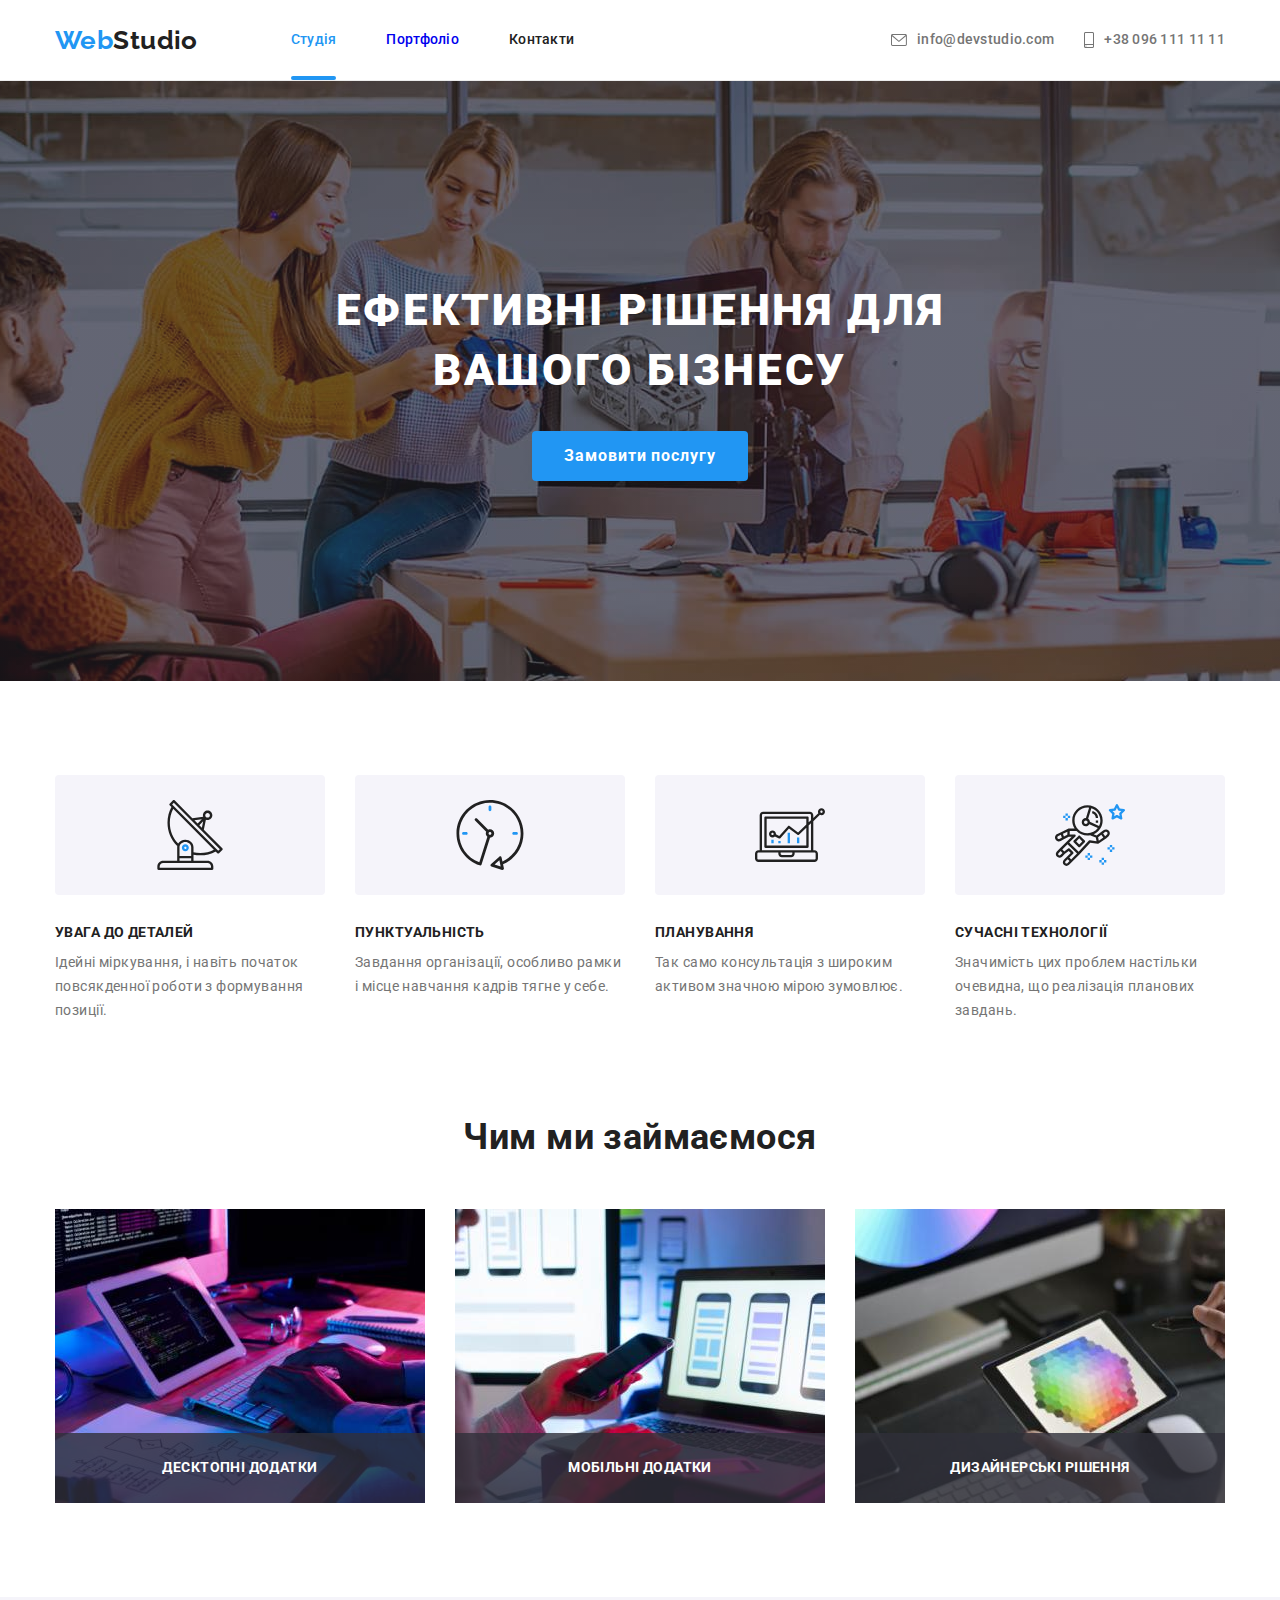
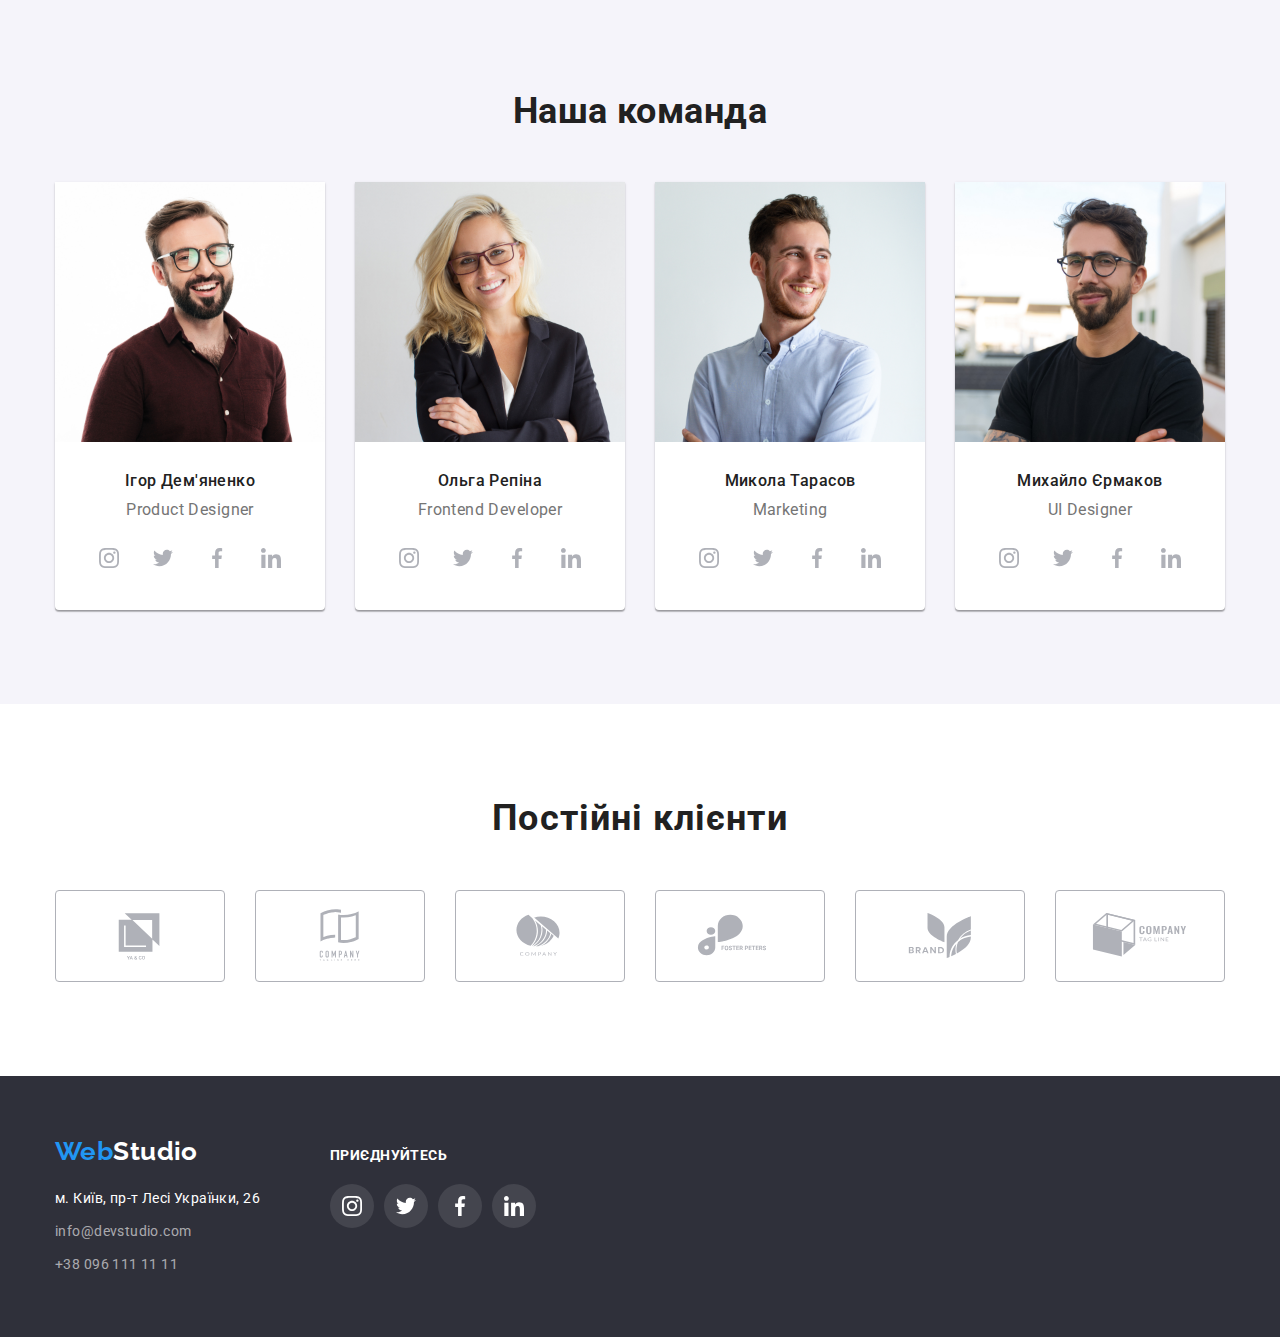
<file: index.html>
<!DOCTYPE html>
<html lang="ua">
<head>
    <meta charset="UTF-8">
    <meta http-equiv="X-UA-Compatible" content="IE=edge">
    <meta name="viewport" content="width=, initial-scale=1.0">
    <title>Document</title>
    <link href="https://fonts.googleapis.com/css2?family=Raleway:wght@700&family=Roboto:wght@400;500;700;900&display=swap"
        rel="stylesheet">
    <link rel="stylesheet" href="https://cdnjs.cloudflare.com/ajax/libs/modern-normalize/1.1.0/modern-normalize.min.css">  
 <link rel="stylesheet" href="./css/styles.css">

</head>

<body class="">
    
    <!-- шапка -->
   
    <header class="page-header"> 
        <div class="conteiner main-nav">  
        <nav class="contacts-header">
        <a class="logo" href ="">Web<span class="colortext">Studio</span></a> 
          <ul class="contacts">
                <li class="item"><a href="" class="contacts-link current">Студія</a></li>
                <li class="item"><a href="./portfolio.html" class="contacts-link">Портфоліо</a></li>
                <li class="item"><a href="" class="contacts-link">Контакти</a></li>
            </ul>
       </nav>
            <ul class="items-icon">
           
                <li class="items">

                    <a href="mailto:info@devstudio.com" class="social-link-mail">
                 <svg class="icon-envelope" width="16" height="12">
                        <use href="./imeges/icons.svg#icon-envelope"></use>
                    </svg>
                info@devstudio.com</a>
                </li>

                <li class="items">
                    <a href="tel:+380961111111" class="social-link-tel">
                <svg class="icon-smartphone" width="10" height="16">
               <use href="./imeges/icons.svg#icon-smartphone"></use>
               </svg>
                    +38 096 111 11 11</a>
                </li>
                
              </ul>
  
      </div>
    
    </header>
    <!-- Замовити послугу -->
    <main>
        <section class="section-main">
            
             <div class="conteiner">
       <h1 class="post-titel">Ефективні рішення для вашого бізнесу</h1>
       <button class="post-button" type="button" data-modal-open>Замовити послугу</button>
   
       <div class="backdrop is-hidden" data-modal>
        <div class="modal">
           
            <button class="modal-button" type="button" data-modal-close>
            <svg class="icon-vector" width="11" height="11">
                <use href="./imeges/icons.svg#icon-Vector-1"></use>
            </svg>
        </button>
        
        </div>
      </div>

    </div>
    </section>
<!-- особливості -->
    <section class="section">
    <div class="conteiner">
<h2 hidden>Переваги</h2>
<div class="icon-benefit-decor">
    <div class="icon-benefit">
        <svg class="icon-decor" width="70" height="70">
            <use href="./imeges/icons.svg#icon-antenna"></use>
        </svg>
    </div>
    <div class="icon-benefit">
        <svg class="icon-decor" width="70" height="70">
            <use href="./imeges/icons.svg#icon-clock"></use>
        </svg>
    </div>

    <div class="icon-benefit">
        <svg class="icon-decor" width="70" height="70">
            <use href="./imeges/icons.svg#icon-diagram"></use>
        </svg>
    </div>

    <div class="icon-benefit">
        <svg class="icon-decor" width="70" height="70">
            <use href="./imeges/icons.svg#icon-astronaut"></use>
        </svg>
    </div>

</div>

<ul class="benefits">   
<li class="benefits-li">
    <h3 class="benefits-title">УВАГА ДО ДЕТАЛЕЙ</h3>
    <p class="benefits-post">Ідейні міркування, і навіть початок повсякденної роботи з формування позиції.</p>
</li>
<li class="benefits-li clock">
   <h3 class="benefits-title">ПУНКТУАЛЬНІСТЬ</h3> 
   <p class="benefits-post">Завдання організації, особливо рамки і місце навчання кадрів тягне у себе.</p>
</li>
<li class="benefits-li diagram">
   <h3 class="benefits-title">ПЛАНУВАННЯ</h3> 
    <p class="benefits-post">Так само консультація з широким активом значною мірою зумовлює.</p>
</li>
<li class="benefits-li astronaut">
    <h3 class="benefits-title">СУЧАСНІ ТЕХНОЛОГІЇ</h3>
    <p class="benefits-post">Значимість цих проблем настільки очевидна, що реалізація планових завдань.</p>
</li>
     </ul>  
     </div> 
    </section>
<!-- Чим ми займаємося -->
        <section class="section over-work">
        <div class="conteiner">

      <h2 class="work">Чим ми займаємося</h2>
          <ul class="gallery">
         <li class="foto">
            <div class="foto-foun">
             <img src="./imeges/box1.jpg" alt="робота на компьютере" width="370">
          <div class="foun">
         <p class="foun-text">Десктопні додатки</p>
          </div>
            </div>
  </li>
  
  <li class="foto">
    <div class="foto-foun">
            <img src="./imeges/box2.jpg" alt="на экране ноутбука изображение мобильных телефонов" width="370">
      <div class="foun">
            <p class="foun-text">Мобільні додатки</p>
        </div> 
    </div>
     </li>
          
          <li class="foto">
            <div class="foto-foun">
       <img src="./imeges/box3.jpg" alt="на экране планшета изображена разноцветная геометрическая фигура" width="370">
         <div class="foun">
        <p class="foun-text">Дизайнерські рішення</p>
        </div> 
    </div>
        </li> 
        </ul>
  
    </div>
        </section>
<!-- Наша команда -->
        <section class="section over-comand">
<div class="conteiner comand">
            <h2 class="team">Наша команда</h2>
         <ul class="team-over">
            <li class="team-block">
                <img class="team-foto" src="./imeges/foto.jpg" alt="фото мужчины в очках и коричневой рубашке- Игорь Демьяненко" width="270">
                <h3 class="team-member">Ігор Дем'яненко</h3>   
                <p class="team-post" lang="en">Product Designer</p>
        
            <ul class="icon-teams">
                <li class="icon-teams-links">
                    <a class="icon-teams-link" href="">
                    <svg class="icon-link" width="20" height="20">
                    <use href="./imeges/icons.svg#icon-instagram"></use>
                    </svg></a>
                </li>
           
                <li class="icon-teams-links">
                    <a class="icon-teams-link" href="">
                    <svg class="icon-link" width="20" height="20">
                        <use href="./imeges/icons.svg#icon-twitter"></use>
                    </svg></a>
                </li>
                <li class="icon-teams-links">
                    <a class="icon-teams-link" href="">
                    <svg class="icon-link" width="20" height="20" >
                    <use href="./imeges/icons.svg#icon-facebook"></use>
                    </svg></a>
                </li>
                <li class="icon-teams-links">
                    <a class="icon-teams-link" href="">
                    <svg class="icon-link" width="20" height="20">
                    <use href="./imeges/icons.svg#icon-linkedin"></use>
                    </svg></a>
                </li>
              
            </ul>
            </li>
          
         <li class="team-block">
                <img class="team-foto" src="./imeges/foto(1).jpg" alt="фото блондинки в очках-Ольга Репина" width="270">
                <h3 class="team-member">Ольга Репіна</h3> 
                <p class="team-post" lang="en">Frontend Developer</p>

        <ul class="icon-teams">
            <li class="icon-teams-links">
                <a class="icon-teams-link" href="">
                    <svg class="icon-link" width="20" height="20">
                    <use href="./imeges/icons.svg#icon-instagram"></use>
                    </svg></a>
            </li>
        
            <li class="icon-teams-links">
                <a class="icon-teams-link" href="">
                    <svg class="icon-link" width="20" height="20">
                    <use href="./imeges/icons.svg#icon-twitter"></use>
                    </svg></a>
            </li>
            <li class="icon-teams-links">
                <a class="icon-teams-link" href="">
                    <svg class="icon-link" width="20" height="20">
                    <use href="./imeges/icons.svg#icon-facebook"></use>
                    </svg></a>
            </li>
            <li class="icon-teams-links">
                <a class="icon-teams-link" href="">
                    <svg class="icon-link" width="20" height="20">
                    <use href="./imeges/icons.svg#icon-linkedin"></use>
                    </svg></a>
            </li>
        
        </ul>
           </li> 
            
           <li class="team-block">
                <img class="team-foto" src="./imeges/foto(3).jpg" alt="фото мужчины в голубой рушке-Николай Тарасов" width="270">
             <h3 class="team-member">Микола Тарасов</h3>
                <p class="team-post" lang="en">Marketing</p>
    
                <ul class="icon-teams">
        <li class="icon-teams-links">
            <a class="icon-teams-link" href="">
                <svg class="icon-link" width="20" height="20">
                <use href="./imeges/icons.svg#icon-instagram"></use>
                </svg></a>
        </li>
    
        <li class="icon-teams-links">
            <a class="icon-teams-link" href="">
                <svg class="icon-link" width="20" height="20">
                <use href="./imeges/icons.svg#icon-twitter"></use>
                </svg></a>
        </li>
        <li class="icon-teams-links">
            <a class="icon-teams-link" href="">
                <svg class="icon-link" width="20" height="20">
                <use href="./imeges/icons.svg#icon-facebook"></use>
                </svg></a>
        </li>
        <li class="icon-teams-links">
            <a class="icon-teams-link" href="">
                <svg class="icon-link" width="20" height="20">
                <use href="./imeges/icons.svg#icon-linkedin"></use>
                </svg></a>
        </li>
    
          </ul>
        </li>
         <li class="team-block">
                <img class="team-foto" src="./imeges/foto(4).jpg" alt="фото мужчина в очках и черной футболке-Михаил Ермаков" width="270">
                <h3 class="team-member">Михайло Єрмаков</h3> 
                <p class="team-post" lang="en">UI Designer</p>
        
                <ul class="icon-teams">
            <li class="icon-teams-links">
                <a class="icon-teams-link" href="">
                    <svg class="icon-link" width="20" height="20">
                        <use href="./imeges/icons.svg#icon-instagram"></use>
                    </svg></a>
            </li>
        
            <li class="icon-teams-links">
                <a class="icon-teams-link" href="">
                    <svg class="icon-link" width="20" height="20">
                        <use href="./imeges/icons.svg#icon-twitter"></use>
                    </svg></a>
            </li>
            <li class="icon-teams-links">
                <a class="icon-teams-link" href="">
                    <svg class="icon-link" width="20" height="20">
                        <use href="./imeges/icons.svg#icon-facebook"></use>
                    </svg></a>
            </li>
            <li class="icon-teams-links">
                <a class="icon-teams-link" href="">
                    <svg class="icon-link" width="20" height="20">
                        <use href="./imeges/icons.svg#icon-linkedin"></use>
                    </svg></a>
            </li>
        
        </ul>
        </li>
   </ul>
    </div> 
        </section> 
  
    </main>

    <!-- Постійні клієнти  -->
    <section class="section">
        <div class="conteiner">
            <h2 class="clients">Постійні клієнти</h2>
            <ul class="logo-clients">
            <li class="logo-clients-link">
                <a href="" class="logo-link">
                <svg class="icon-logo" width="106" height="60">
                    <use href="./imeges/icons.svg#icon-Logo1"></use>
                </svg>
                </a>
            </li>

            <li class="logo-clients-link">
                <a href="" class="logo-link">
                <svg class="icon-logo" width="106" height="60">
                <use href="./imeges/icons.svg#icon-Logo2" class="hoho"></use>
                </svg>
                </a>
            </li> 
                
            <li class="logo-clients-link">
                <a href="" class="logo-link">
                <svg class="icon-logo" width="106" height="60">
                <use href="./imeges/icons.svg#icon-Logo3"></use>
                </svg>
                </a>
            </li>
                
            <li class="logo-clients-link">
                <a href="" class="logo-link">
                <svg class="icon-logo" width="106" height="60">
                <use href="./imeges/icons.svg#icon-Logo4"></use>
                </svg>
                </a>
            </li>
                
            <li class="logo-clients-link">
                <a href="" class="logo-link">
                <svg class="icon-logo" width="106" height="60">
                <use href="./imeges/icons.svg#icon-Logo5"></use>
                </svg>
                </a>
                </li>
               
            <li class="logo-clients-link">
                <a href="" class="logo-link">
                <svg class="icon-logo" width="106" height="60">
                <use href="./imeges/icons.svg#icon-Logo6"></use>
                </svg>
                </a>
            </li>
            </ul>
        </div>
    </section>
<!-- Підвал -->
<footer class="footer">
    <div class="conteiner box-footer">
<div class="footer-box">
        <a class="logo web" href="">Web<span class="studiocolor">Studio</span></a>
        <address class="address">
            <ul class="link">
                <li class="lk-footer"><a href="" class="link-address">м. Київ, пр-т Лесі Українки, 26</a></li>
                <li class="lk-footer"><a href="mailto:info@devstudio.com" class="link-mail">info@devstudio.com</a></li>
                <li class="lk-footer tel"><a href="tel:+380961111111" class="link-tel">+38 096 111 11 11</a></li>
            </ul>
        </address> 
</div>


 <div class="footer-box-icon">
<p class="social-click">приєднуйтесь</p>
    <ul class="icon-footer">
        <li class="class-footer">
            <a class="icon-footer-link" href="">
                <svg class="footer-link" width="20" height="20">
                    <use href="./imeges/icons.svg#icon-instagram"></use>
                </svg></a>
        </li>
    
        <li class="class-footer">
            <a class="icon-footer-link" href="">
                <svg class="footer-link" width="20" height="20">
                    <use href="./imeges/icons.svg#icon-twitter"></use>
                </svg></a>
        </li>
        <li class="class-footer">
            <a class="icon-footer-link" href="">
                <svg class="footer-link" width="20" height="20">
                    <use href="./imeges/icons.svg#icon-facebook"></use>
                </svg></a>
        </li>
        <li class="class-footer">
            <a class="icon-footer-link" href="">
                <svg class="footer-link" width="20" height="20">
                    <use href="./imeges/icons.svg#icon-linkedin"></use>
                </svg></a>
        </li>
    
    </ul>
        </div>
    </div>
</footer>

<script src="./js/modal.js"></script>
</body>
</html>
</file>
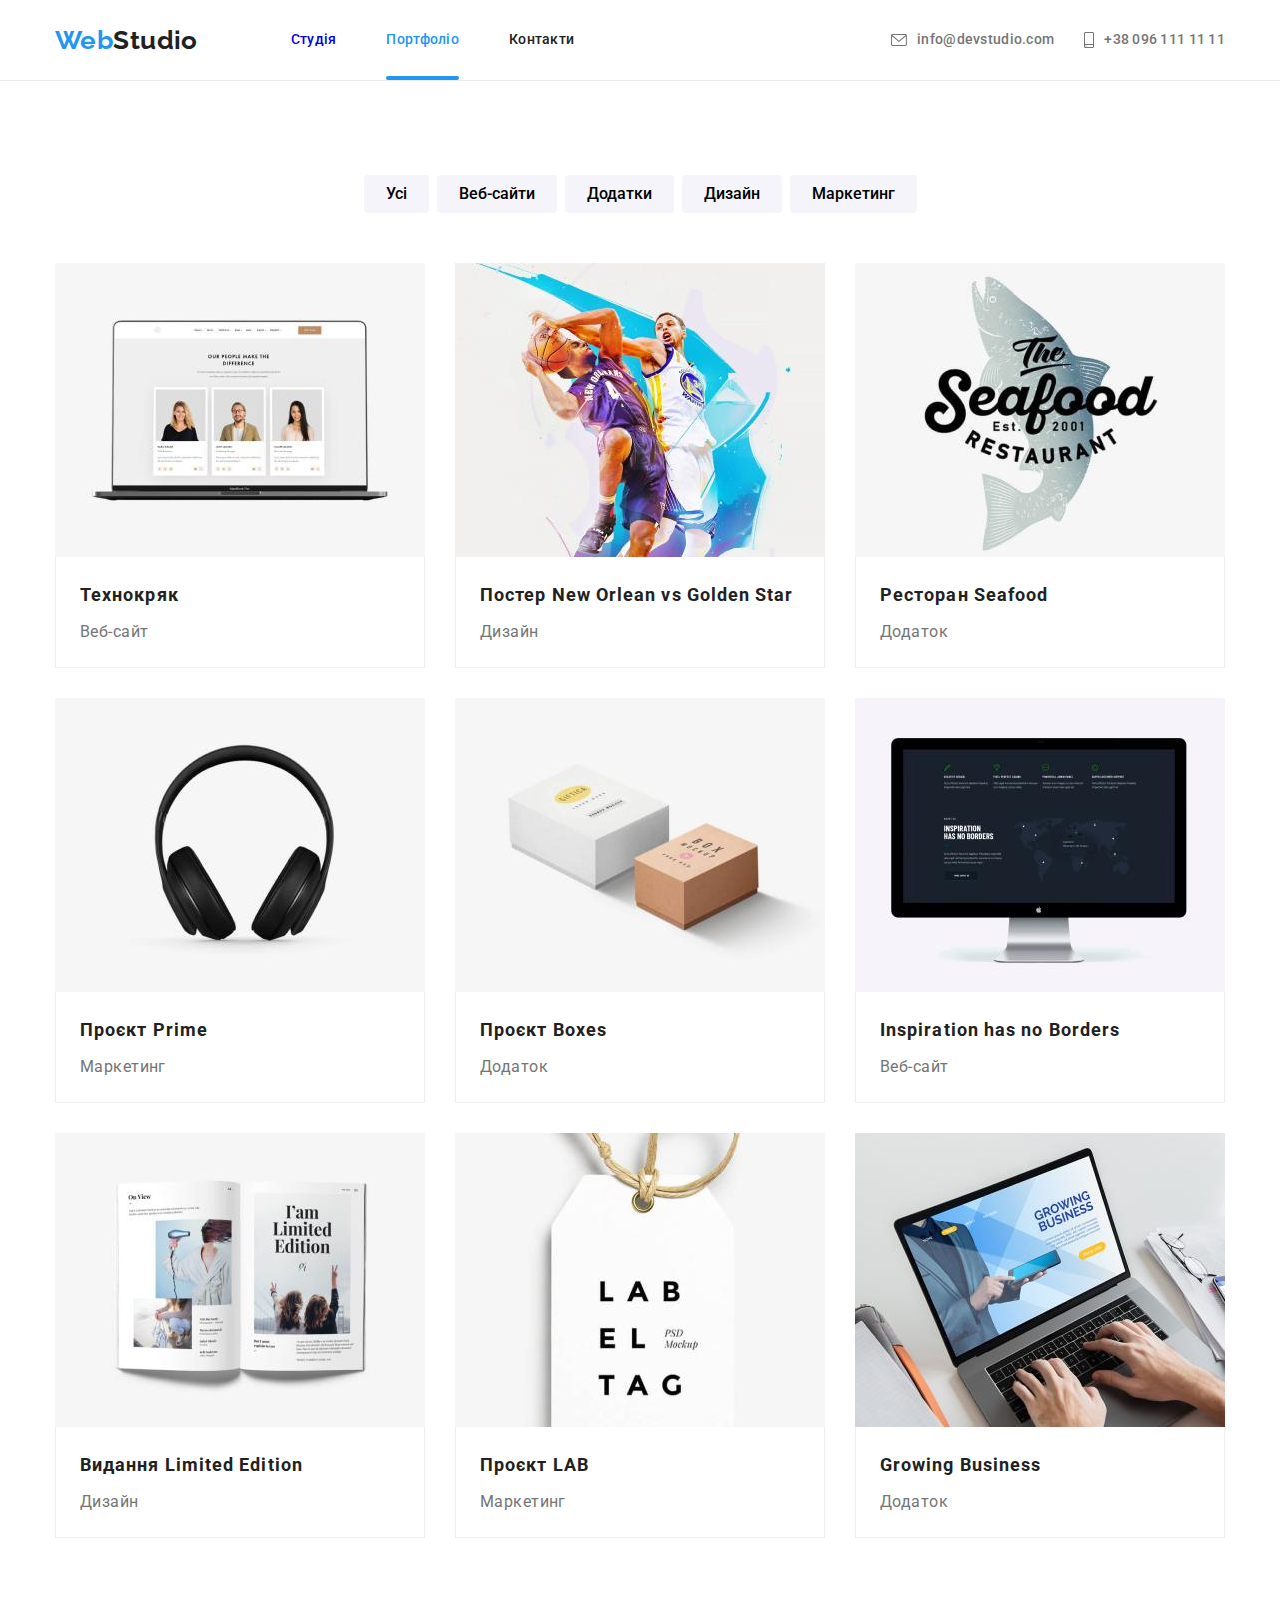
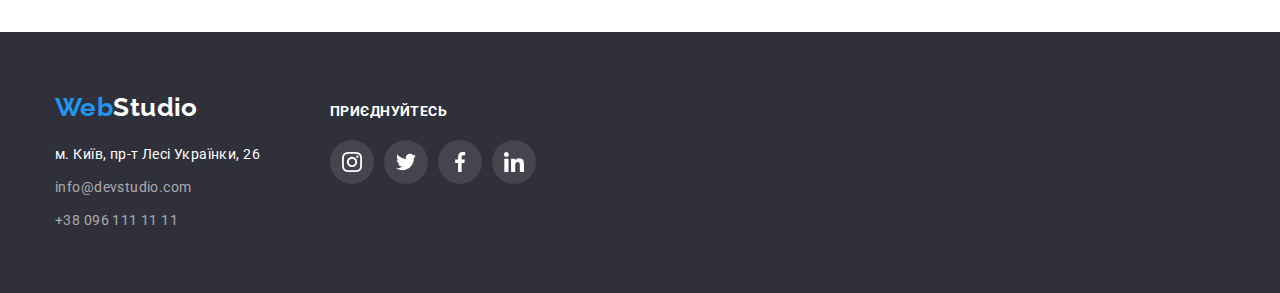
<file: portfolio.html>
<!DOCTYPE html>
<html lang="ua">
<head>
    <meta charset="UTF-8">
    <meta http-equiv="X-UA-Compatible" content="IE=edge">
    <meta name="viewport" content="width=device-width, initial-scale=1.0">
    <title>Portfolio</title>
    <link href="https://fonts.googleapis.com/css2?family=Raleway:wght@700&family=Roboto:wght@400;500;700;900&display=swap"
        rel="stylesheet">
    <link rel="stylesheet" href="https://cdnjs.cloudflare.com/ajax/libs/modern-normalize/1.1.0/modern-normalize.min.css">
    <link rel="stylesheet" href="./css/styles.css">
</head>
<body>
    <!-- шапка -->
    <header class="page-header">
        <div class="conteiner main-nav">
            <nav class="contacts-header">
                <a class="logo" href="">Web<span class="colortext">Studio</span></a>
                <ul class="contacts">
                    <li class="item"><a href="./index.html" class="contacts-link">Студія</a></li>
                    <li class="item"><a href="" class="contacts-link current">Портфоліо</a></li>
                    <li class="item"><a href="" class="contacts-link">Контакти</a></li>
                </ul>
            </nav>
            <ul class="items-icon">
    
                <li class="items">
    
                    <a href="mailto:info@devstudio.com" class="social-link-mail">
                        <svg class="icon-envelope" wight="16" height="12">
                            <use href="./imeges/icons.svg#icon-envelope"></use>
                        </svg>
                        info@devstudio.com</a>
                </li>
    
                <li class="items">
                    <a href="tel:+380961111111" class="social-link-tel">
                        <svg class="icon-smartphone" wight="10" height="16">
                            <use href="./imeges/icons.svg#icon-smartphone"></use>
                        </svg>
                        +38 096 111 11 11</a>
                </li>
    
            </ul>
    
        </div>
    
    </header>

<!-- Портфоліо -->
<main class="">
    <section class="section">
        <div class="conteiner">
            <h1 hidden>Портфоліо</h1>
            <ul class="buttons">
                <li class="botton"><button class="button-iten" type="button">Усі</button></li>
                <li class="botton"><button class="button-iten" type="button">Веб-сайти</button></li>
                <li class="botton"><button class="button-iten" type="button">Додатки</button></li>
                <li class="botton"><button class="button-iten" type="button">Дизайн</button></li>
                <li class="botton"><button class="button-iten" type="button">Маркетинг</button></li>
            </ul>
  
    

    <!-- Проекти -->

    <ul class="portfolio">
        <li class="project">
            <a class="project-link" href="">
                <div class="project-overlay">
             <img class="project-img" src="./imeges/project(1).jpg" alt="на экране компьютера фото троих людей" width="370">
            <div class="div-overlay">
             <div class="overlay">
                <p class="text-overlay">Ресурс пропонує комплексні пропозиції з різним рівнем функціоналу та сервісів. Все це дозволить відвідувачу отримати
            вичерпні відомості про компанію чи приватну особу.</p>
             </div>
          </div>
             </div>

             <div class="block-project">
                <h2 class="project-name">Технокряк</h2>
            <p class="project-text">Веб-сайт</p>
            </div>
            </a>
        </li>
        
        <li class="project">
        <a class="project-link" href="">
            <div class="project-overlay">
          <img class="project-img" src="./imeges/project(2).jpg" alt="два парня играют в баскетбол" width="370">
            <div class="div-overlay">
                <div class="overlay">
                    <p class="text-overlay">Ресурс пропонує комплексні пропозиції з різним рівнем функціоналу та сервісів. Все це
                        дозволить відвідувачу отримати
                        вичерпні відомості про компанію чи приватну особу.</p>
                </div>
            </div>
            </div>
          <div class="block-project">
           <h2 class="project-name">Постер New Orlean vs Golden Star</h2> 
           <p class="project-text">Дизайн</p>
           </div>
           </a>
        </li>
        <li class="project">
         <a class="project-link" href="">
          <div class="project-overlay">
            <img class="project-img" src="./imeges/project(3).jpg" alt="лого ресторана the seabood" width="370">
            <div class="div-overlay">
                <div class="overlay">
                    <p class="text-overlay">Ресурс пропонує комплексні пропозиції з різним рівнем функціоналу та сервісів. Все це
                        дозволить відвідувачу отримати
                        вичерпні відомості про компанію чи приватну особу.</p>
                </div>
            </div>
            </div>
            <div class="block-project">
            <h2 class="project-name">Ресторан Seafood</h2>  
            <p class="project-text">Додаток</p>
            </div>
        </a>
        </li>
        <li class="project">
            <a class="project-link" href="">
            <div class="project-overlay">
            <img class="project-img" src="./imeges/project(4).jpg" alt="наушники черного цвета" width="370">
        <div class="div-overlay">
            <div class="overlay">
                <p class="text-overlay">Ресурс пропонує комплексні пропозиції з різним рівнем функціоналу та сервісів. Все це
                    дозволить відвідувачу отримати
                    вичерпні відомості про компанію чи приватну особу.</p>
            </div>
        </div>
        </div>
            <div class="block-project">
            <h2 class="project-name">Проєкт Prime</h2> 
            <p class="project-text">Маркетинг</p>
            </div>
        </a>
    </li>
        <li class="project">
            <a class="project-link" href="">
            <div class="project-overlay">
            <img class="project-img" src="./imeges/project(5).jpg" alt="коробка белого цвета и коробка бежевого цвета" width="370">
            <div class="div-overlay">
                <div class="overlay">
                    <p class="text-overlay">Ресурс пропонує комплексні пропозиції з різним рівнем функціоналу та сервісів. Все це
                        дозволить відвідувачу отримати
                        вичерпні відомості про компанію чи приватну особу.</p>
                </div>
            </div>
            </div>
            <div class="block-project">
            <h2 class="project-name">Проєкт Boxes</h2>  
            <p class="project-text">Додаток</p>
            </div>
       </a>
        </li>
        <li class="project">
            <a class="project-link" href="">
                <div class="project-overlay">
            <img class="project-img" src="./imeges/project(6).jpg" alt="экран ноутбука с изображением части карты страны" width="370">
            <div class="div-overlay">
                <div class="overlay">
                    <p class="text-overlay">Ресурс пропонує комплексні пропозиції з різним рівнем функціоналу та сервісів. Все це
                        дозволить відвідувачу отримати
                        вичерпні відомості про компанію чи приватну особу.</p>
                </div>
            </div>
            </div>
            <div class="block-project">
            <h2 class="project-name">Inspiration has no Borders</h2>
            <p class="project-text">Веб-сайт</p>
            </div>
        </a>
        </li>
        <li class="project">
        <a class="project-link" href="">
            <div class="project-overlay">
            <img class="project-img" src="./imeges/project(7).jpg" alt="открытая книга на первой странице которой девушка с феном в руке на второй две девушки" width="370">
            <div class="div-overlay">
                <div class="overlay">
                    <p class="text-overlay">Ресурс пропонує комплексні пропозиції з різним рівнем функціоналу та сервісів. Все це
                        дозволить відвідувачу отримати
                        вичерпні відомості про компанію чи приватну особу.</p>
                </div>
            </div>
            </div>
            <div class="block-project"> 
            <h2 class="project-name">Видання Limited Edition</h2>
            <p class="project-text">Дизайн</p>
            </div>
        </a>
        </li>
        <li class="project">
        <a class="project-link" href="">
            <div class="project-overlay">
             <img class="project-img" src="./imeges/project(8).jpg" alt="белая бирка с надписью labeltag" width="370">
            <div class="div-overlay">
                <div class="overlay">
                    <p class="text-overlay">Ресурс пропонує комплексні пропозиції з різним рівнем функціоналу та сервісів. Все це
                        дозволить відвідувачу отримати
                        вичерпні відомості про компанію чи приватну особу.</p>
                </div>
            </div>
            </div>
             <div class="block-project">
            <h2 class="project-name">Проєкт LAB</h2>
            <p class="project-text">Маркетинг</p>
            </div>
        </a>
        </li>
        <li class="project last">
            <a class="project-link" href="">
                <div class="project-overlay">
            <img class="project-img" src="./imeges/prpject(9).jpg" alt="руки работающие на клавеатуре ноутбука" width="370" >
        <div class="div-overlay">
            <div class="overlay">
                <p class="text-overlay">Ресурс пропонує комплексні пропозиції з різним рівнем функціоналу та сервісів. Все це
                    дозволить відвідувачу отримати
                    вичерпні відомості про компанію чи приватну особу.</p>
            </div>
        </div>
        </div>
            <div class="block-project">
            <h2 class="project-name">Growing Business</h2>
            <p class="project-text">Додаток</p>
            </div>
        </a>
        </li>
    </ul>
</div>
</section>
</main>

<!-- Подвал -->
<footer class="footer">
    <div class="conteiner box-footer">
        <div class="footer-box">
            <a class="logo web" href="">Web<span class="studiocolor">Studio</span></a>
            <address class="address">
                <ul class="link">
                    <li class="lk-footer"><a href="" class="link-address">м. Київ, пр-т Лесі Українки, 26</a></li>
                    <li class="lk-footer"><a href="mailto:info@devstudio.com" class="link-mail">info@devstudio.com</a>
                    </li>
                    <li class="lk-footer tel"><a href="tel:+380961111111" class="link-tel">+38 096 111 11 11</a></li>
                </ul>
            </address>
        </div>


        <div class="footer-box-icon">
            <p class="social-click">приєднуйтесь</p>
            <ul class="icon-footer">
                <li class="class-footer">
                    <a class="icon-footer-link" href="">
                        <svg class="footer-link" width="20" height="20">
                            <use href="./imeges/icons.svg#icon-instagram"></use>
                        </svg></a>
                </li>

                <li class="class-footer">
                    <a class="icon-footer-link" href="">
                        <svg class="footer-link" width="20" height="20">
                            <use href="./imeges/icons.svg#icon-twitter"></use>
                        </svg></a>
                </li>
                <li class="class-footer">
                    <a class="icon-footer-link" href="">
                        <svg class="footer-link" width="20" height="20">
                            <use href="./imeges/icons.svg#icon-facebook"></use>
                        </svg></a>
                </li>
                <li class="class-footer">
                    <a class="icon-footer-link" href="">
                        <svg class="footer-link" width="20" height="20">
                            <use href="./imeges/icons.svg#icon-linkedin"></use>
                        </svg></a>
                </li>

            </ul>
        </div>
    </div>
</footer>

</body>

</html>
</file>
<file: css/styles.css>
:root {--primary-text-color:#212121;
--titel-text-color:#757575;
--accent-color:#2196F3;
--primary-white-color:#FFFFFF;
--h-button-color:#188CE8;
--box-shadow-color:0px 4px 4px rgba(0, 0, 0, 0.15);
--color-link-footer:rgba(255, 255, 255, 0.6);
--select-button-color:#F5F4FA;
--background-color:#2F303A ;
--borderbox-portfolio-color:#EEEEEE;
}

html {
    box-sizing: border-box; }
    *,
    *::before,
    *::after {box-sizing: inherit;}

body {
    font-family: 'Roboto', sans-serif;
    font-size: 14px;
    letter-spacing: 0.03em;
    color: var(--primary-text-color);
    background-color: var(--primary-white-color);
}

a {text-decoration: none;
}
ul {list-style: none;
    padding: 0px;
    margin: 0px;
}
h1,h2,h3,h4,h5,h6,p {
margin: 0px;
}

img {
     display: block;
     max-width: 100%;
     height: auto;
}

/* Шапка */

.conteiner {
    width: 1200px;
    margin-left: auto;
    margin-right: auto;
    padding-left: 15px;
    padding-right: 15px;
    
}
.contacts-header {
    display: flex;
    align-items: center;
}
.logo {

    color: var(--accent-color);
    font-family: 'Raleway',
    sans-serif;
    font-weight: 700;
    font-size: 26px;
    line-height: 1.19;
    cursor: pointer; 
}

.colortext {
    
    color: var(--primary-text-color);
}

.contacts {
    color: var(--titel-text-color);
    font-weight: 500;
    line-height: 1.14;
    letter-spacing: 0.02em;
    cursor: pointer;


    transition: color 250ms cubic-bezier(0.4, 0, 0.2, 1);
}

.contacts :visited {
    color: var(--primary-text-color);
}
.contacts :hover,.contacts :focus {
color: var(--accent-color);
}

.contacts .contacts-link.current {
    color: var(--accent-color);
    
    position: relative;
    display: block;
   
}   


.social-link-mail,.social-link-tel {
    color: var(--titel-text-color);
        font-weight: 500;
        font-size: 14px;
        line-height: 1.14;
        letter-spacing: 0.02em;
    }

  .social-link {
        transition: color 250ms cubic-bezier(0.4, 0, 0.2, 1);
}

 .social-link:hover,.social-link:focus {
    color: var(--accent-color);
 }


/* Флекс контейнер в хедер */
.page-header {
border-bottom: 1px solid #ECECEC;
}

.main-nav {
    display: flex;  
}

.contacts-header {
    display: flex;
    align-items: center
}

 .logo {
     display: block;
     margin-right: 93px;
 }

.contacts,.social-link {
    display: flex;
}

.social-link {
    margin-left: auto;
}
.contacts .item,.social-link .items {
    margin-right: 50px;
   
}
.item:nth-child(3) {
    margin-right: 0px; 
}

.items:nth-child(2) {
    margin-right: 0px;
}
.contacts-link {
    display: block;
    padding-top: 32px;
    padding-bottom: 32px;
}
.social-link-mail,.social-link-tel  {
     display: block;
     padding-top: 32px;
     padding-bottom: 32px;
 }

 /* Фон и декоративные элементы в шапкe */
.item {
    display: flex;
}

.items-icon {
    display: flex;
    align-items: center;
    margin-left: auto;
}

.items + .items {
    margin-left: 30px;
}

.social-link-mail,.social-link-tel {
    display: flex;
    justify-content: center;
    align-items: center;

    transition: color 250ms cubic-bezier(0.4, 0, 0.2, 1);
    
}

.social-link-mail:hover,
.social-link-mail:focus,
.social-link-tel:hover,
.social-link-tel:focus {
    color: var(--accent-color); 
}


.icon-envelope {
    display: inline-block;
    width: 16px;
    height: 12px;
    fill: var(--titel-text-color);
    margin-right: 10px;
  

transition: fill 250ms cubic-bezier(0.4, 0, 0.2, 1);
}

.icon-envelope:hover,
.icon-envelope:focus {
    fill: var(--accent-color);
}  


 .icon-smartphone {
    fill: var(--titel-text-color);
    display: inline-block;
    width: 10px;
    height: 16px;
    margin-right: 10px;

    transition: fill 250ms cubic-bezier(0.4, 0, 0.2, 1);
    
 }

.icon-smartphone:hover,
.icon-smartphone:focus {
fill: var(--accent-color);
}  


/* Подчеркивание текущей страници в шапке 
   */
.contacts .contacts-link.current::after {
    content: "";
    display: block;
    width: 100%;
    height: 4px;
    background-color: var(--accent-color);
    border-radius: 2px;
    left: 0;
    bottom: 0;

    position: absolute;
}


 /* Заказать услугу */

   .section-main {
  background-color: var(--background-color);
  padding-bottom: 200px;
  padding-top: 200px;
  text-align: center;

}
.section {
    padding-top: 94px;
    padding-bottom: 94px;
   }

  .post-titel 
  { 
    color: var(--primary-white-color);
    font-weight: 900;
    font-size: 44px;
    line-height: 1.36;
    text-align: center;
    letter-spacing: 0.06em;
    text-transform: uppercase;
   
    margin: 0px auto;
    margin-bottom: 30px;
    width: 696px;
  }

.post-button {
        color: var(--primary-white-color);
        background-color: var(--accent-color);
        font-weight: 700;
        font-size: 16px;
        line-height: 30px;
       
        display: flex;
        align-items: center;
        text-align: center;
        cursor: pointer;
        border-radius: 4px;
        border: none;
        margin: 0px auto;
        padding: 10px 32px 10px 32px;
        letter-spacing: 0.06em;

        transition: background-color 250ms cubic-bezier(0.4, 0, 0.2, 1);
        
}

.post-button:hover,.post-button:focus {
    background-color: var(--h-button-color);
}
    
/* Фон и декор. елементы в разделе "заказать услугу" */
.section-main {
    max-width: 1600px;
    height: 600px;
    background-image: url(../imeges/img.jpg);
    margin-left: auto;
    margin-right: auto;
    background-position: center;
    background-repeat: no-repeat;
    background-image: linear-gradient(to right,rgba(47, 48, 58, 0.4),
    rgba(47, 48, 58, 0.4)),
    url(../imeges/img.jpg);
}

/* Модальное окно в разделе заказать услугу  */

.backdrop {
    z-index: 1;
    
    position: fixed;
    top: 0%;
    left: 0%;

    width: 100%;
    height: 100%;
    background-color: rgba(0, 0, 0, 0.2);

    opacity: 1;
    visibility: visible;
    transition: opacity 250ms cubic-bezier(0.4, 0, 0.2, 1),
    visibility 250ms cubic-bezier(0.4, 0, 0.2, 1);
   
}

.backdrop.is-hidden {
       visibility: hidden;
       opacity: 0;
       pointer-events: none;
 

}
.modal {
    position: absolute;
    
    top: 50%;
    left: 50%;
    transform: translate(-50%,-50%);

    min-width: 528px;
    min-height: 581px;
    border-radius: 4px;

    background-color: var(--primary-white-color);
    box-shadow: 0px 1px 3px rgba(0, 0, 0, 0.12),
    0px 1px 1px rgba(0, 0, 0, 0.14),
    0px 2px 1px rgba(0, 0, 0, 0.2);

}
.modal-button {
        position: absolute;
        width: 30px;
        height: 30px;
        border-radius: 50%;
    
        top: 0px;
        right: 0px;
   
        background-color: var(--primary-white-color) ;
        border: 1px solid rgba(0, 0, 0, 0.1);
        margin: 8px 8px auto auto;
        cursor: pointer;
       
}

.icon-vector {
        position: absolute; 
        top: 50%;
        left: 50%;
        transform: translate(-50%, -50%);
  
}
/* Оссобенности */

.benefits {
   display: flex; 
}
.benefits-li {
    width: 270px;
    margin-right: 30px;
    margin-top: 0px;
    margin-bottom: 0px;
  
}
.benefits-li:nth-child(4) {
    margin-right: 0px; 
    padding-left: 0px;
    padding-right: 0px;   
}
.benefits-title {
    font-size: 14px;
    font-weight: 700;
    line-height: 1.14;
    text-transform: uppercase;
    margin-top: 0px;
    margin-bottom: 10px;
}
.benefits-post {
        color: var(--titel-text-color);
        font-weight: 400;
        line-height: 1.71;
        margin-top: 0px;
        margin-bottom: 0px;
}

/* Декоративные ел. в разделе оссобенности  */
.icon-benefit-decor {
    display: flex;
}

.icon-benefit {
    display: flex;
    align-items: center;
    justify-content: center;
    
    width: 270px;
    height: 120px;
    background-color: rgba(245, 244, 250, 1);
    
    border-radius: 4px;
    margin-right: 30px;
    margin-bottom: 30px;
}

.icon-benefit:nth-child(4) {
    margin-right: 0px;
}

.icon-decor {
    background-position: center;
}
/* Чем мы занимаемся */

.over-work {
    padding-top: 0px;
}
.work { 
        margin-bottom: 50px;
        text-align: center;
        align-items: center;

        font-weight: 700;
        font-size: 36px;
        line-height: 1.16;   
    }

.gallery {
    display: flex;
}

.foto {
    display: block;
    width: 370px;
    margin-right: 30px;
    margin-bottom: 0px;
}
.foto:nth-child(3) {
    margin-right: 0px;
    padding-right: 0px;
}

/* Переходы и анимац. в разделе чем мы занимаемся  */
 .foto-foun {
       position: relative;  
 }

 .foun {

    position: absolute;
   
    bottom: 0px;

    width: 370px;
    height: 70px;
    background-color: rgba(47, 48, 58, 0.8);
   
    color: var(--primary-white-color);
    font-weight: 700;
    font-size: 14px;
    line-height: 1.14;
    text-align: center;
    letter-spacing: 0.03em;
    text-transform: uppercase;
 }
    
    .foun-text {
      position: absolute;
      top: 50%;
      left: 50%;
      transform: translate(-50%, -50%);
    }

/* Фон и декор. ел. в разделе особенности. */



/* Наша команда */

.over-comand {
    background-color: var(--select-button-color);
    align-items: center;
}

.team {
    
        font-weight: 700;
        font-size: 36px;
        line-height: 1.16;

        text-align: center;
        margin-top: 0px;
        margin-bottom: 50px;
        }

 .team-over {
         display: flex;
 }
 .team-block {
    background-color: var(--primary-white-color);
    border-radius: 0px 0px 4px 4px;
    margin-right: 30px; 
    
 }
 .team-block:nth-child(4) {
     margin-right: 0px;
 }

 .team-foto {
          width: 270px;
          margin-top: 0px;
          margin-bottom: 30px;
          margin-left: 0px;
          margin-right: 0px;
        }

 .team-member {
        font-weight: 500;
        font-size: 16px;
        line-height: 1.18;
        text-align: center;
        margin-top: 0px;
        margin-bottom: 10px; 
 }

.team-post {
    color: var(--titel-text-color);
        font-size: 16px;
        line-height: 1.18;
        text-align: center;
        margin: 0px;
        margin-bottom: 16px;
}

/* Тень в разделе наша команда  */
.team-block {
    box-shadow: 0px 1px 3px rgba(0, 0, 0, 0.12),
     0px 1px 1px rgba(0, 0, 0, 0.14), 
     0px 2px 1px rgba(0, 0, 0, 0.2);
}

/* Декоративные ел. в разделе наша команда */
.icon-teams {
    display: flex;
    margin-bottom: 30px;
    justify-content: center;
    align-items: center;
}

.icon-teams-links {
  
    width: 44px;
    height: 44px; 
    margin-right: 10px;
   
}
.icon-teams-links:nth-child(4) {
    margin-right: 0px;  
}

.icon-teams-link {
    display: flex;
    align-items: center;
    justify-content: center;
    fill: #AFB1B8;
    width: 100%;
    height: 100%; 
    border-radius: 50%;    

    transition: fill 250ms cubic-bezier(0.4, 0, 0.2, 1), 
    background-color 250ms cubic-bezier(0.4, 0, 0.2, 1);
    
}

.icon-teams-link:hover,.icon-teams-link:focus {
    fill: var(--primary-white-color);
    background-color: var(--accent-color);
}
.icon-link {
    margin-right: 0px;
}


/* Постоянные клиенты */

.clients {
        font-weight: 700;
        font-size: 36px;
        line-height: 1.16;
        text-align: center;
        letter-spacing: 0.03em;
      
        margin-top: 0px;
        margin-bottom: 50px;
}
/* 
Декоративные ел. в разделе Постоянные клиенты */
.logo-clients {
    display: flex;
    margin-left: auto;
    margin-right: auto;

}

.logo-clients-link {
    width: 170px;
    height: 92px;
    margin-right: 30px;
}

.logo-clients-link:nth-child(6n) {
    margin-right: 0px;
}

.logo-link {
    display: flex;
    justify-content: center;
    align-items: center;
    width: 100%;
    height: 100%;
   

    fill: rgba(175, 177, 184, 1);
    border: 1px solid rgba(175, 177, 184, 1);
    border-radius: 4px;

    transition: fill 250ms cubic-bezier(0.4, 0, 0.2, 1);

}

.logo-link:hover,
.logo-link:focus {
    fill: var(--accent-color);
    border: 1px solid #2196F3;
}

.icon-logo {
    fill: rgba(175, 177, 184, 1);

    transition: fill 250ms cubic-bezier(0.4, 0, 0.2, 1);
}

.icon-logo:hover,
.icon-logo:focus {
    fill: var(--accent-color);
} 


/* Подвал */

.footer {
    color: var(--primary-white-color);
    background-color: var(--background-color);
    margin: 0px;
    padding-top: 60px;
    padding-bottom: 60px;

}

.web {
    margin: 0px 0px 20px 0px;
    color: var(--accent-color);

}
.studiocolor {
    margin: 0px 0px 20px 0px;
    color: var(--primary-white-color);
}

.link {
    display: block;
    margin-top: 0px;
    margin-bottom: 0px;
    padding: 0px;

    font-weight: 400;
    line-height: 1.71;
    font-style: normal;
}

.lk-footer {
    margin-bottom: 9px;
}
.lk-footer:nth-child(3n) {
   margin-bottom: 0px;
}

.link-address {
    color: var(--primary-white-color);
    margin-right: 70px;
}

.link-mail,
.link-tel {
    color: var(--color-link-footer);
}

.social-click {
    display: inline;
    font-size: 14px;
    line-height: 1.14;
    letter-spacing: 0.03em;
    text-transform: uppercase;
    font-weight: 700;     
}

.icon-footer {
   margin-top: 20px;
}
/* Декоративные ел. в футер */
.box-footer {
    display: flex;
    align-items: baseline;
}

.icon-footer {
    display: flex;
    align-items: center;
    justify-content: center;
}
.class-footer {
    width: 44px;
    height: 44px;
    margin-right: 10px;     
}

.class-footer:nth-child(4) {
    margin-right: 0px;
}
.icon-footer-link {
    display: flex;
    align-items: center;
    justify-content: center;
    width: 100%;
    height: 100%;
    border-radius:50%;
    fill: var(--primary-white-color);
    background-color:rgba(255, 255, 255, 0.1);
    
    transition: background-color 250ms cubic-bezier(0.4, 0, 0.2, 1);
    
}
.icon-footer-link:hover,.icon-footer-link:focus {
    background-color: var(--accent-color);
    border-radius: 50%;
}

/* Портфолио страница сайта №2 */

/* Портфолио */


.buttons {
    display: flex;
    justify-content: center;
    margin-top: 0px;
    margin-bottom: 50px;
    padding: 0px;  
}

.botton + .botton {
    margin-left: 8px;
}
.botton {
    display: inline-block;
    
    margin-top: 0px;
    margin-bottom: 0px;
    padding-bottom: 0px;  
}



.button-iten
{   padding: 6px 22px;
     border: none;
     border-radius: 4px;

    background-color: var(--select-button-color);
    font-weight: 500;
    font-size: 16px;
    line-height: 1.62;
    text-align: center;
    cursor: pointer;

    transition: color 250ms cubic-bezier(0.4, 0, 0.2, 1),
    background-color 250ms cubic-bezier(0.4, 0, 0.2, 1);
    
}

.button-iten:hover,.button-iten:focus 
{
    color: var(--primary-white-color);
    background-color: var(--accent-color);
    }
 

/* Тень в портфолио (кнопки-ховер) */
.buttons {
    transition: box-shadow 250ms cubic-bezier(0.4, 0, 0.2, 1);
    
}

.buttons :hover,.buttons :focus {
    box-shadow: 0px 3px 1px rgba(0, 0, 0, 0.1), 
    0px 1px 2px rgba(0, 0, 0, 0.08),
     0px 2px 2px rgba(0, 0, 0, 0.12);
}


/* Проекты */

.portfolio {
    display: flex;
    flex-wrap: wrap;
    box-sizing: border-box;
    padding-left: 0px; 
    
}
.project {
    width: 370px;
    margin-right: 30px;
    margin-bottom: 30px;
   
}

.project:nth-child(3n) {
margin-right: 0px;
}

.project:nth-last-child(-n + 3) {
    margin-bottom: 0px;
}

.block-project{
    padding-top: 20px;
    padding-bottom: 20px;
    padding-left: 24px;
    padding-right: 24px;
    border-bottom: 1px solid #EEEEEE;
    border-right: 1px solid #EEEEEE;
    border-left: 1px solid #EEEEEE;
}

.project-img { 
    margin-top: 0px;
    margin-bottom: 0px;
}
   .project-name 
   {
    margin-top: 0px;
    margin-bottom: 4px;
 
   color: var(--primary-text-color);
   font-weight: 700;
   font-size: 18px;
   line-height: 2;
   letter-spacing: 0.06em;
}

.project-text
{   margin-top: 0px;
    margin-bottom: 0px;

    color: var(--titel-text-color);
    font-size: 16px;
    line-height: 1.88; 
}

.last {
    margin-bottom: 0px;
}

/* Тень в портфолио (проекты) */


.project-link {
    display: block;
    cursor: pointer;

    transition: box-shadow 250ms cubic-bezier(0.4, 0, 0.2, 1);
}

.project-link:hover,.project-link:focus {
    
box-shadow: 0px 1px 1px rgba(0, 0, 0, 0.12), 
0px 4px 4px rgba(0, 0, 0, 0.06),
1px 4px 6px rgba(0, 0, 0, 0.16);
}

/* Переходы и анимации в портфолео (проекты) */
.project-link .div-overlay {
    transition: transform 250ms cubic-bezier(0.4, 0, 0.2, 1);
}

.project-link:hover .div-overlay {
    transform: translateY(0);
    opacity: 0.9;
}

.project-link:hover .text-overlay {
        transform: translateY(0);
        opacity: 0.9;
        top: 50%;
        left: 50%;
        transform: translate(-50%, -50%);
}

.project-overlay {
  position: relative;
  overflow: hidden; 
}

.project-overlay:hover .div-overlay {
transform: translateY(0);
 }

 .div-overlay {
 
    position: absolute;

    top: 0px;
    left: 0px;
    width: 100%;
    height: 100%;

    background-color:rgba(33, 150, 243, 0.9);
    
    opacity: 0;
    transition: background-color 250ms cubic-bezier(0.4, 0, 0.2, 1),
    transform 250ms cubic-bezier(0.4, 0, 0.2, 1);
    transform: translateY(100%);
}

.text-overlay {
 
    color: var(--primary-white-color);
   
    position: absolute;
    top: 50%;
    left: 50%;
    transform: translate(-50%,-50%);

    padding: 63px 24px;  

    width: 100%;
    height: 100%;
    
    font-weight: 400;
    font-size: 18px;
    line-height: 1.56;
    letter-spacing: 0.03em;
     
    opacity: 0;
    transition: color 250ms cubic-bezier(0.4, 0, 0.2, 1);
   
}


.div-overlay:hover {
     opacity: 1;
}
.text-overlay:hover {
     opacity: 1;
}
</file>
